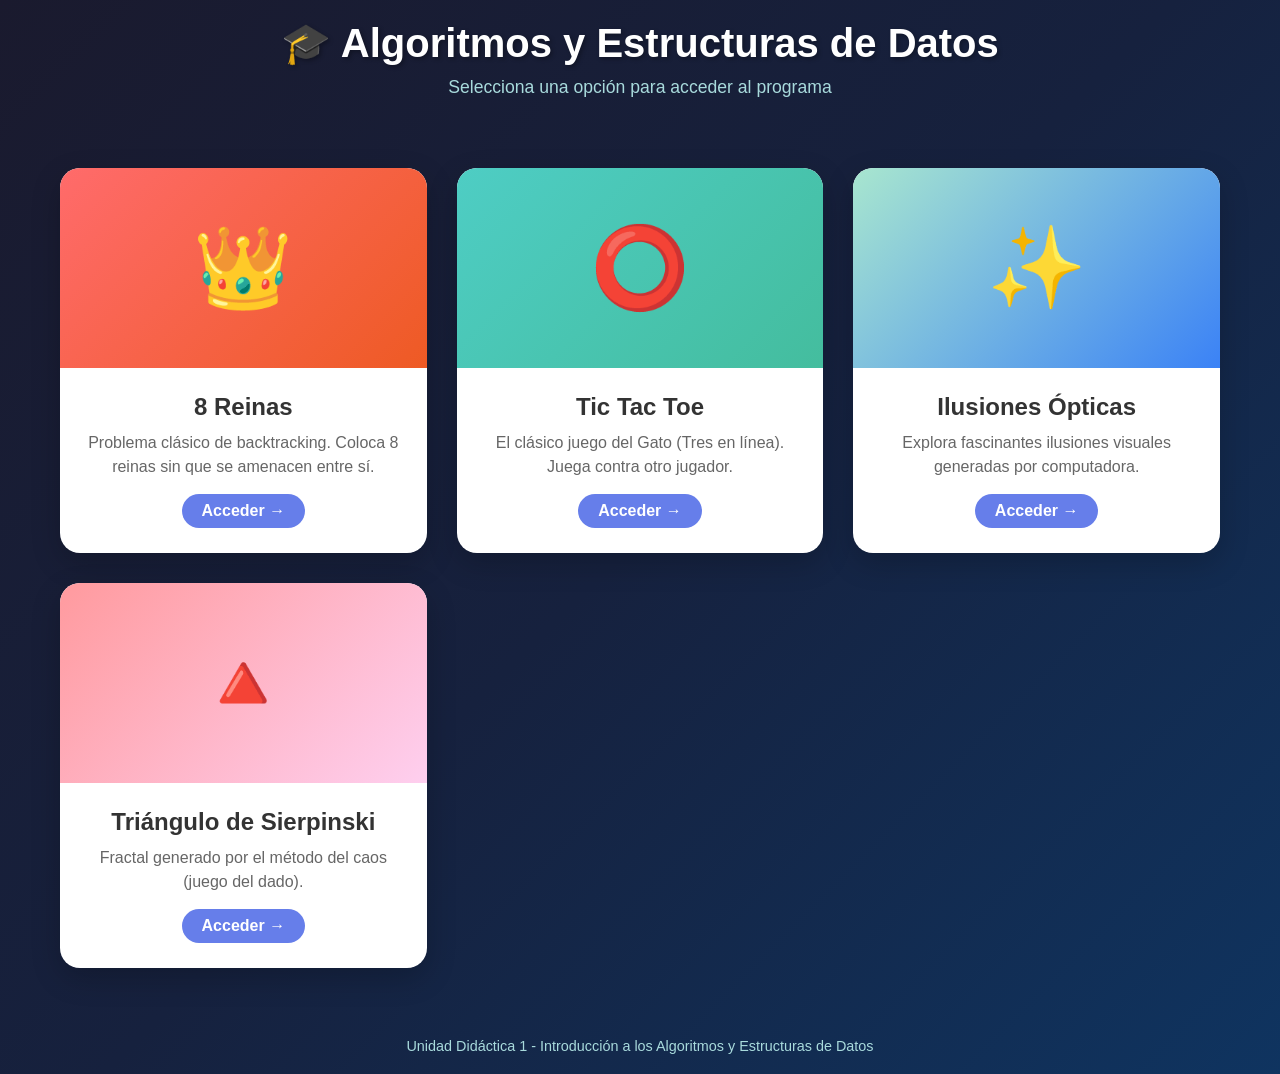
<file: index.html>
<!DOCTYPE html>
<html lang="es">
<head>
    <meta charset="UTF-8">
    <meta name="viewport" content="width=device-width, initial-scale=1.0">
    <title>Menú Principal - Algoritmos y Estructuras de Datos</title>
    <style>
        * {
            margin: 0;
            padding: 0;
            box-sizing: border-box;
        }

        body {
            font-family: 'Segoe UI', Tahoma, Geneva, Verdana, sans-serif;
            background: linear-gradient(135deg, #1a1a2e 0%, #16213e 50%, #0f3460 100%);
            min-height: 100vh;
            display: flex;
            justify-content: center;
            align-items: center;
            padding: 20px;
        }

        .menu-container {
            max-width: 1200px;
            width: 100%;
        }

        h1 {
            text-align: center;
            color: white;
            font-size: 2.5em;
            margin-bottom: 10px;
            text-shadow: 2px 2px 4px rgba(0,0,0,0.3);
        }

        .subtitle {
            text-align: center;
            color: #a8dadc;
            margin-bottom: 50px;
            font-size: 1.1em;
        }

        .menu-grid {
            display: grid;
            grid-template-columns: repeat(auto-fit, minmax(280px, 1fr));
            gap: 30px;
            padding: 20px;
        }

        .menu-card {
            background: white;
            border-radius: 20px;
            overflow: hidden;
            cursor: pointer;
            transition: all 0.3s ease;
            text-decoration: none;
            display: block;
            box-shadow: 0 10px 30px rgba(0,0,0,0.2);
        }

        .menu-card:hover {
            transform: translateY(-10px);
            box-shadow: 0 20px 40px rgba(0,0,0,0.3);
        }

        .card-icon {
            height: 200px;
            display: flex;
            align-items: center;
            justify-content: center;
            font-size: 5em;
        }

        .card-icon.reinas { background: linear-gradient(135deg, #ff6b6b, #ee5a24); }
        .card-icon.tictactoe { background: linear-gradient(135deg, #4ecdc4, #44bd9e); }
        .card-icon.ilusiones { background: linear-gradient(135deg, #a8e6cf, #3b82f6); }
        .card-icon.sierpinski { background: linear-gradient(135deg, #ff9a9e, #fecfef); }

        .card-content {
            padding: 25px;
            text-align: center;
        }

        .card-content h2 {
            color: #333;
            margin-bottom: 10px;
            font-size: 1.5em;
        }

        .card-content p {
            color: #666;
            line-height: 1.5;
            margin-bottom: 15px;
        }

        .btn-arrow {
            display: inline-block;
            padding: 8px 20px;
            background: #667eea;
            color: white;
            border-radius: 25px;
            font-weight: bold;
            transition: background 0.3s;
        }

        .menu-card:hover .btn-arrow {
            background: #764ba2;
        }

        footer {
            text-align: center;
            margin-top: 50px;
            color: #a8dadc;
            font-size: 0.9em;
        }

        @media (max-width: 768px) {
            h1 {
                font-size: 1.8em;
            }
            
            .menu-grid {
                gap: 20px;
                padding: 10px;
            }
            
            .card-icon {
                height: 150px;
                font-size: 3.5em;
            }
        }
    </style>
</head>
<body>
    <div class="menu-container">
        <h1>🎓 Algoritmos y Estructuras de Datos</h1>
        <div class="subtitle">Selecciona una opción para acceder al programa</div>
        
        <div class="menu-grid">
            <!-- Opción 1: 8 Reinas -->
            <a href="8reinas.html" class="menu-card">
                <div class="card-icon reinas">👑</div>
                <div class="card-content">
                    <h2>8 Reinas</h2>
                    <p>Problema clásico de backtracking. Coloca 8 reinas sin que se amenacen entre sí.</p>
                    <span class="btn-arrow">Acceder →</span>
                </div>
            </a>

            <!-- Opción 2: Tic Tac Toe -->
            <a href="tictactoe.html" class="menu-card">
                <div class="card-icon tictactoe">⭕</div>
                <div class="card-content">
                    <h2>Tic Tac Toe</h2>
                    <p>El clásico juego del Gato (Tres en línea). Juega contra otro jugador.</p>
                    <span class="btn-arrow">Acceder →</span>
                </div>
            </a>

            <!-- Opción 3: Ilusiones Ópticas -->
            <a href="ilusiones.html" class="menu-card">
                <div class="card-icon ilusiones">✨</div>
                <div class="card-content">
                    <h2>Ilusiones Ópticas</h2>
                    <p>Explora fascinantes ilusiones visuales generadas por computadora.</p>
                    <span class="btn-arrow">Acceder →</span>
                </div>
            </a>

            <!-- Opción 4: Triángulo de Sierpinski -->
            <a href="sierpinski.html" class="menu-card">
                <div class="card-icon sierpinski">🔺</div>
                <div class="card-content">
                    <h2>Triángulo de Sierpinski</h2>
                    <p>Fractal generado por el método del caos (juego del dado).</p>
                    <span class="btn-arrow">Acceder →</span>
                </div>
            </a>
        </div>
        
        <footer>
            Unidad Didáctica 1 - Introducción a los Algoritmos y Estructuras de Datos
        </footer>
    </div>
</body>
</html>
</file>
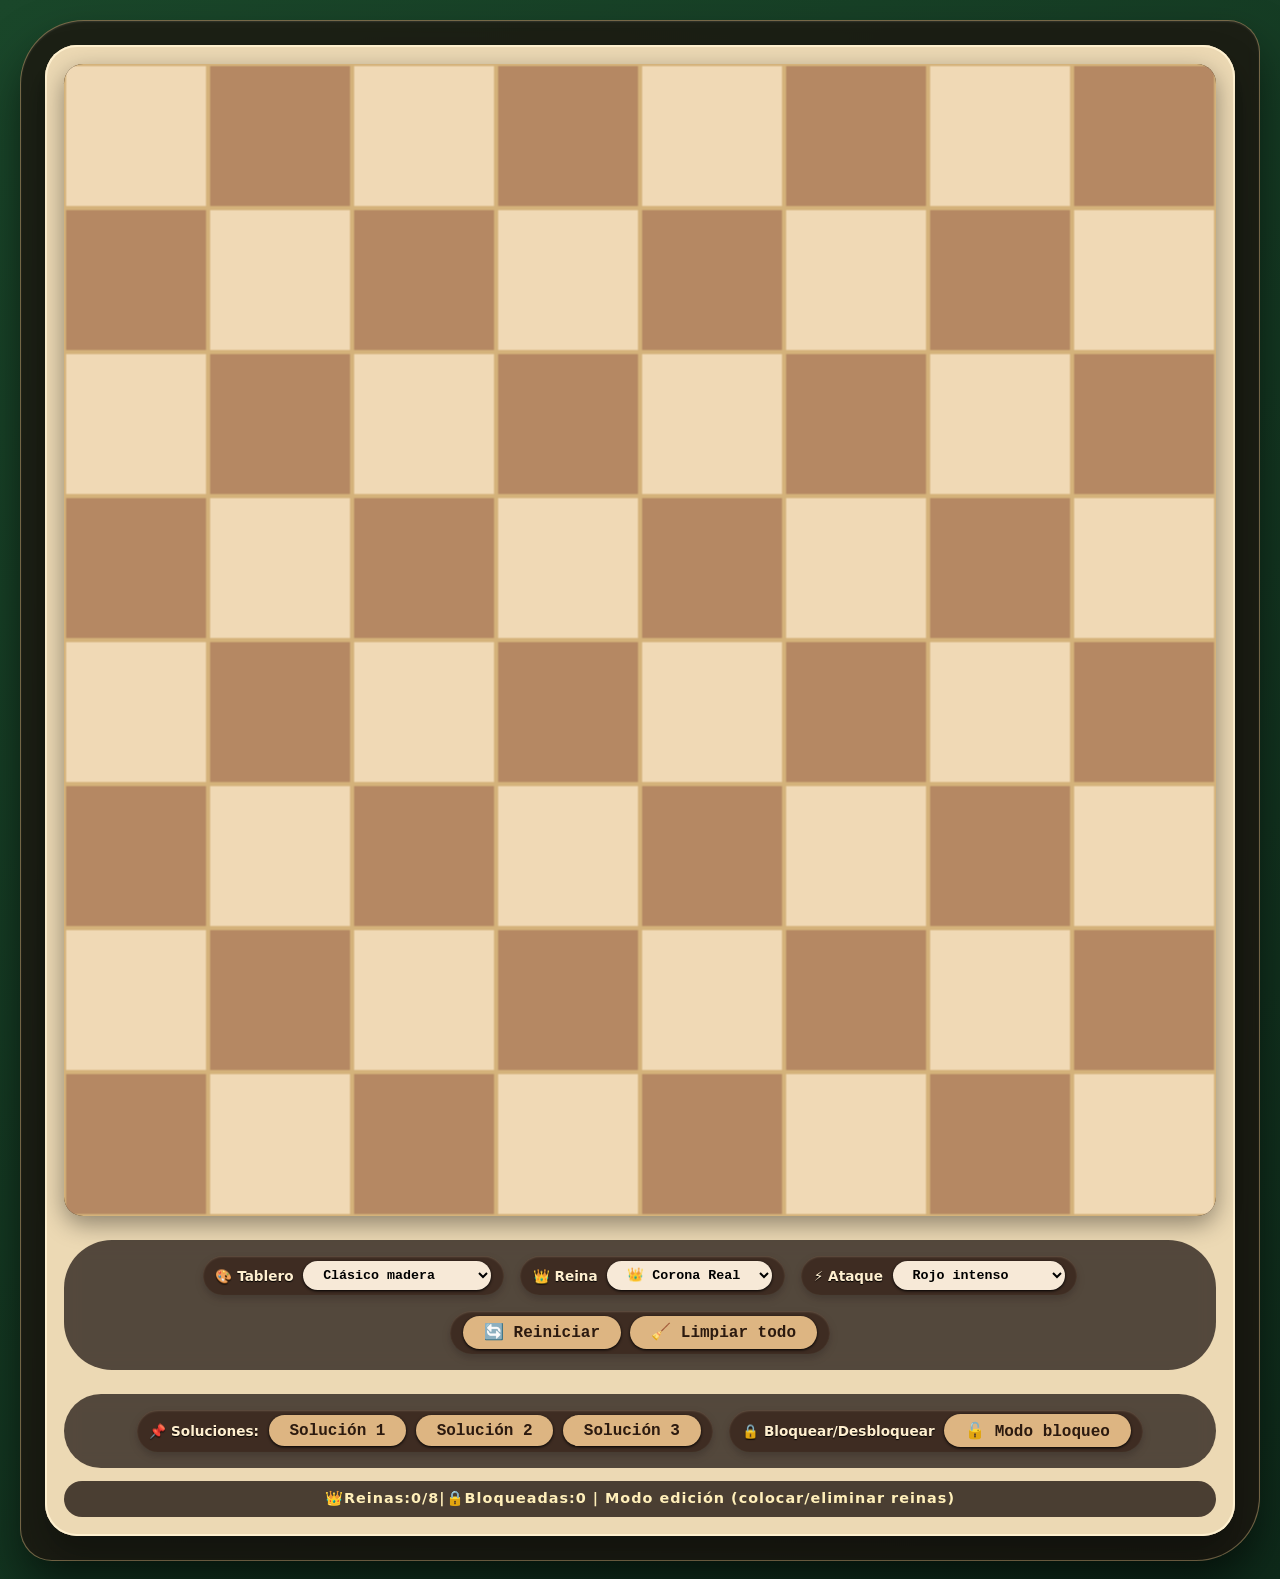
<file: 8reinas/index.html>
<!DOCTYPE html>
<html lang="es">
<head>
    <meta charset="UTF-8">
    <meta name="viewport" content="width=device-width, initial-scale=1.0, user-scalable=no">
    <title>8 Reinas - Simulación Interactiva</title>
    <link rel="stylesheet" href="css/style.css">
</head>
<body>
<div class="game-container">
    <div class="chess-panel">
        <canvas id="boardCanvas"></canvas>
        
        <div class="controls">
            <div class="ctrl-group">
                <label>🎨 Tablero</label>
                <select id="themeSelect">
                    <option value="classic">Clásico madera</option>
                    <option value="emerald">Esmeralda & Ébano</option>
                    <option value="sunset">Atardecer real</option>
                </select>
            </div>
            
            <div class="ctrl-group">
                <label>👑 Reina</label>
                <select id="pieceStyle">
                    <option value="queen1">👑 Corona Real</option>
                    <option value="queen2">⚜️ Reina Flor</option>
                    <option value="queen3">♕ Reina Élite</option>
                </select>
            </div>
            
            <div class="ctrl-group">
                <label>⚡ Ataque</label>
                <select id="attackColorSelect">
                    <option value="#ff6666">Rojo intenso</option>
                    <option value="#ffb347">Naranja fuego</option>
                    <option value="#dd44aa">Magenta amenaza</option>
                    <option value="#66ffcc">Cian eléctrico</option>
                </select>
            </div>
            
            <div class="ctrl-group">
                <button id="resetBtn">🔄 Reiniciar</button>
                <button id="clearBtn">🧹 Limpiar todo</button>
            </div>
        </div>
        
        <div class="controls">
            <div class="ctrl-group">
                <span>📌 Soluciones:</span>
                <button id="sol1Btn">Solución 1</button>
                <button id="sol2Btn">Solución 2</button>
                <button id="sol3Btn">Solución 3</button>
            </div>
            
            <div class="ctrl-group">
                <span>🔒 Bloquear/Desbloquear</span>
                <button id="toggleLockMode">🔓 Modo bloqueo</button>
            </div>
        </div>
        
        <div class="status" id="statusMsg">
            🧩 Haz clic en casilla para colocar/quitar reina | Modo bloqueo inactivo
        </div>
    </div>
</div>
<script src="js/functions.js"></script>
</body>
</html>
</file>
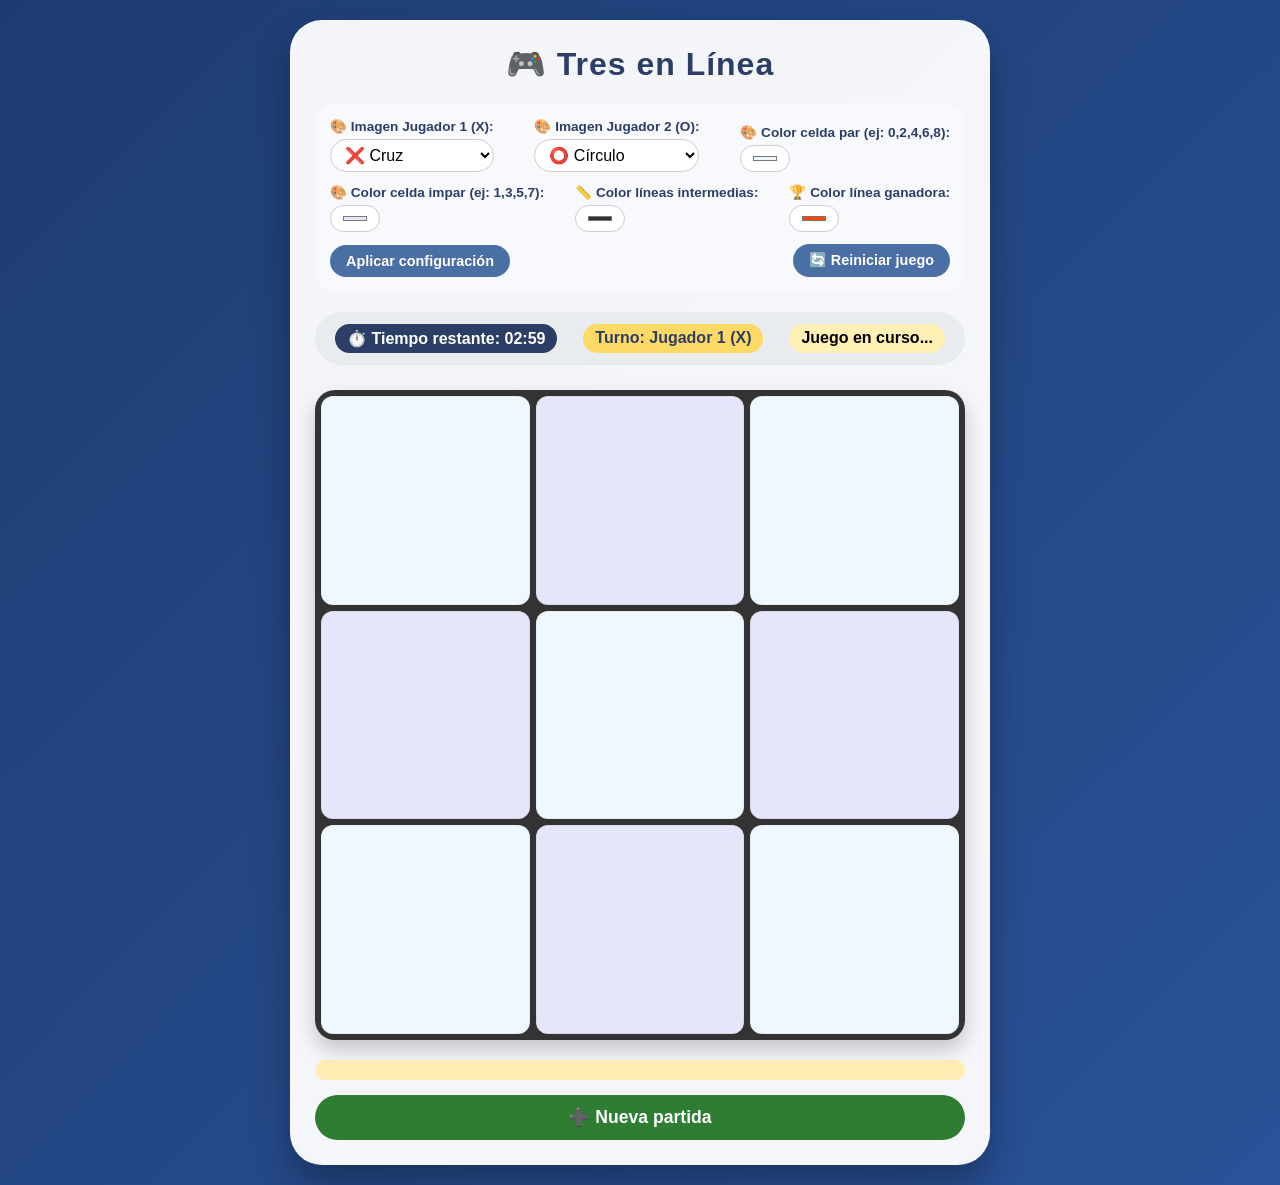
<file: Tic Tac Toe/index.html>
<!DOCTYPE html>
<html lang="es">
<head>
    <meta charset="UTF-8">
    <meta name="viewport" content="width=device-width, initial-scale=1.0, user-scalable=no">
    <title>Tres en Línea - Personalizable</title>
    <link rel="stylesheet" href="CSS/styles.css">
</head>
<body>
    <div class="container">
        <h1>🎮 Tres en Línea</h1>
        
        <!-- Panel de configuración -->
        <div class="config-panel">
            <div class="config-group">
                <label>🎨 Imagen Jugador 1 (X):</label>
                <select id="imgX">
                    <option value="❌">❌ Cruz</option>
                    <option value="🐱">🐱 Gato</option>
                    <option value="⭐">⭐ Estrella</option>
                </select>
            </div>
            <div class="config-group">
                <label>🎨 Imagen Jugador 2 (O):</label>
                <select id="imgO">
                    <option value="⭕">⭕ Círculo</option>
                    <option value="🐶">🐶 Perro</option>
                    <option value="🌟">🌟 Cometa</option>
                </select>
            </div>
            <div class="config-group">
                <label>🎨 Color celda par (ej: 0,2,4,6,8):</label>
                <input type="color" id="cellColorEven" value="#f0f8ff">
            </div>
            <div class="config-group">
                <label>🎨 Color celda impar (ej: 1,3,5,7):</label>
                <input type="color" id="cellColorOdd" value="#e6e6fa">
            </div>
            <div class="config-group">
                <label>📏 Color líneas intermedias:</label>
                <input type="color" id="gridLineColor" value="#333333">
            </div>
            <div class="config-group">
                <label>🏆 Color línea ganadora:</label>
                <input type="color" id="winLineColor" value="#ff4500">
            </div>
            <button id="applyConfigBtn">Aplicar configuración</button>
            <button id="resetGameBtn">🔄 Reiniciar juego</button>
        </div>

        <!-- Temporizador y estado -->
        <div class="game-info">
            <div class="timer">⏱️ Tiempo restante: <span id="timerDisplay">03:00</span></div>
            <div class="turn-indicator">Turno: <span id="turnText">Jugador 1 (X)</span></div>
            <div id="gameStatus" class="status">Juego en curso...</div>
        </div>

        <!-- Tablero 3x3 -->
        <div class="board" id="board">
            <!-- 9 celdas se generarán con JS, pero las creamos manualmente en HTML para que sean estáticas -->
        </div>

        <div class="winner-message" id="winnerMessage"></div>
        <button id="newGameBtn" class="new-game">➕ Nueva partida</button>
    </div>

    <script src="JS/functions.js"></script>
</body>
</html>
</file>
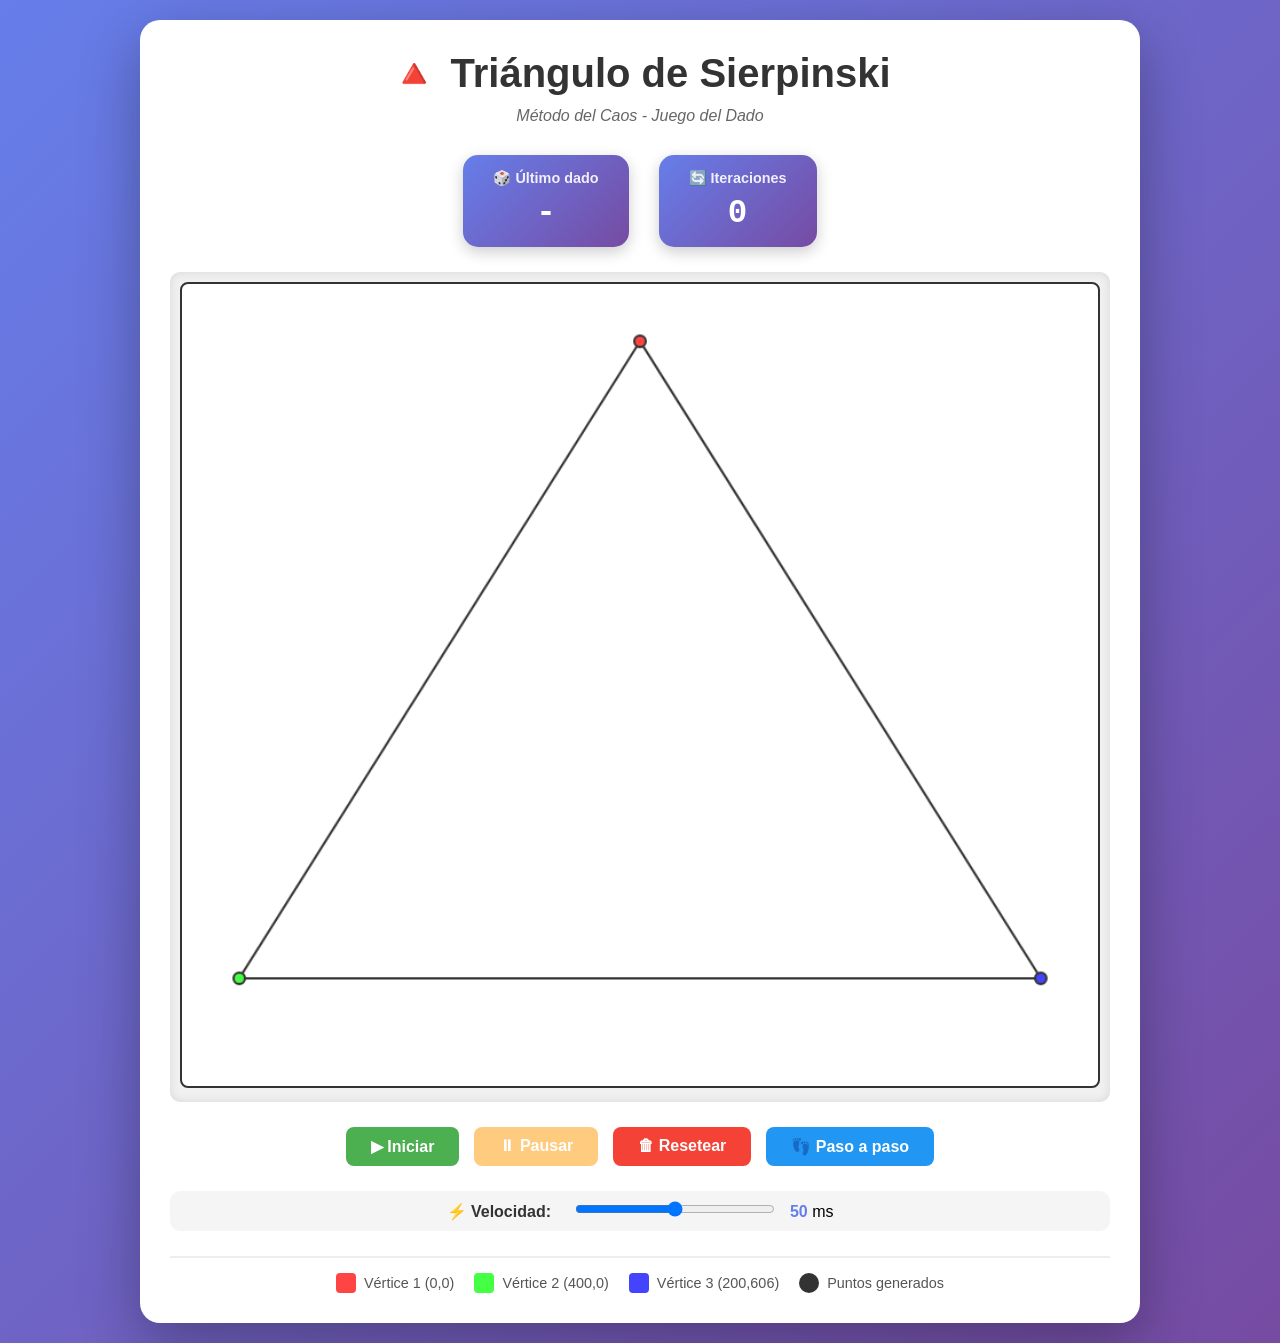
<file: TrianguloSierpinski/index.html>
<!DOCTYPE html>
<html lang="es">
<head>
    <meta charset="UTF-8">
    <meta name="viewport" content="width=device-width, initial-scale=1.0">
    <title>Triángulo de Sierpinski - Método del Caos</title>
    <link rel="stylesheet" href="css/style.css">
</head>
<body>
    <div class="container">
        <h1>🔺 Triángulo de Sierpinski</h1>
        <p class="subtitle">Método del Caos - Juego del Dado</p>
        
        <div class="info-panel">
            <div class="info-box">
                <h3>🎲 Último dado</h3>
                <div class="dice-number" id="diceNumber">-</div>
            </div>
            <div class="info-box">
                <h3>🔄 Iteraciones</h3>
                <div class="iteration-number" id="iterationCount">0</div>
            </div>
        </div>

        <div class="canvas-container">
            <canvas id="sierpinskiCanvas" width="800" height="700"></canvas>
        </div>

        <div class="controls">
            <button id="startBtn" class="btn btn-primary">▶ Iniciar</button>
            <button id="pauseBtn" class="btn btn-secondary" disabled>⏸ Pausar</button>
            <button id="resetBtn" class="btn btn-danger">🗑 Resetear</button>
            <button id="stepBtn" class="btn btn-info">👣 Paso a paso</button>
        </div>

        <div class="speed-control">
            <label>⚡ Velocidad: </label>
            <input type="range" id="speedSlider" min="1" max="100" value="50">
            <span id="speedValue">50</span> ms
        </div>

        <div class="legend">
            <div class="legend-item">
                <div class="color-box vertex1"></div>
                <span>Vértice 1 (0,0)</span>
            </div>
            <div class="legend-item">
                <div class="color-box vertex2"></div>
                <span>Vértice 2 (400,0)</span>
            </div>
            <div class="legend-item">
                <div class="color-box vertex3"></div>
                <span>Vértice 3 (200,606)</span>
            </div>
            <div class="legend-item">
                <div class="color-box point"></div>
                <span>Puntos generados</span>
            </div>
        </div>
    </div>

    <script src="js/functions.js"></script>
</body>
</html>
</file>
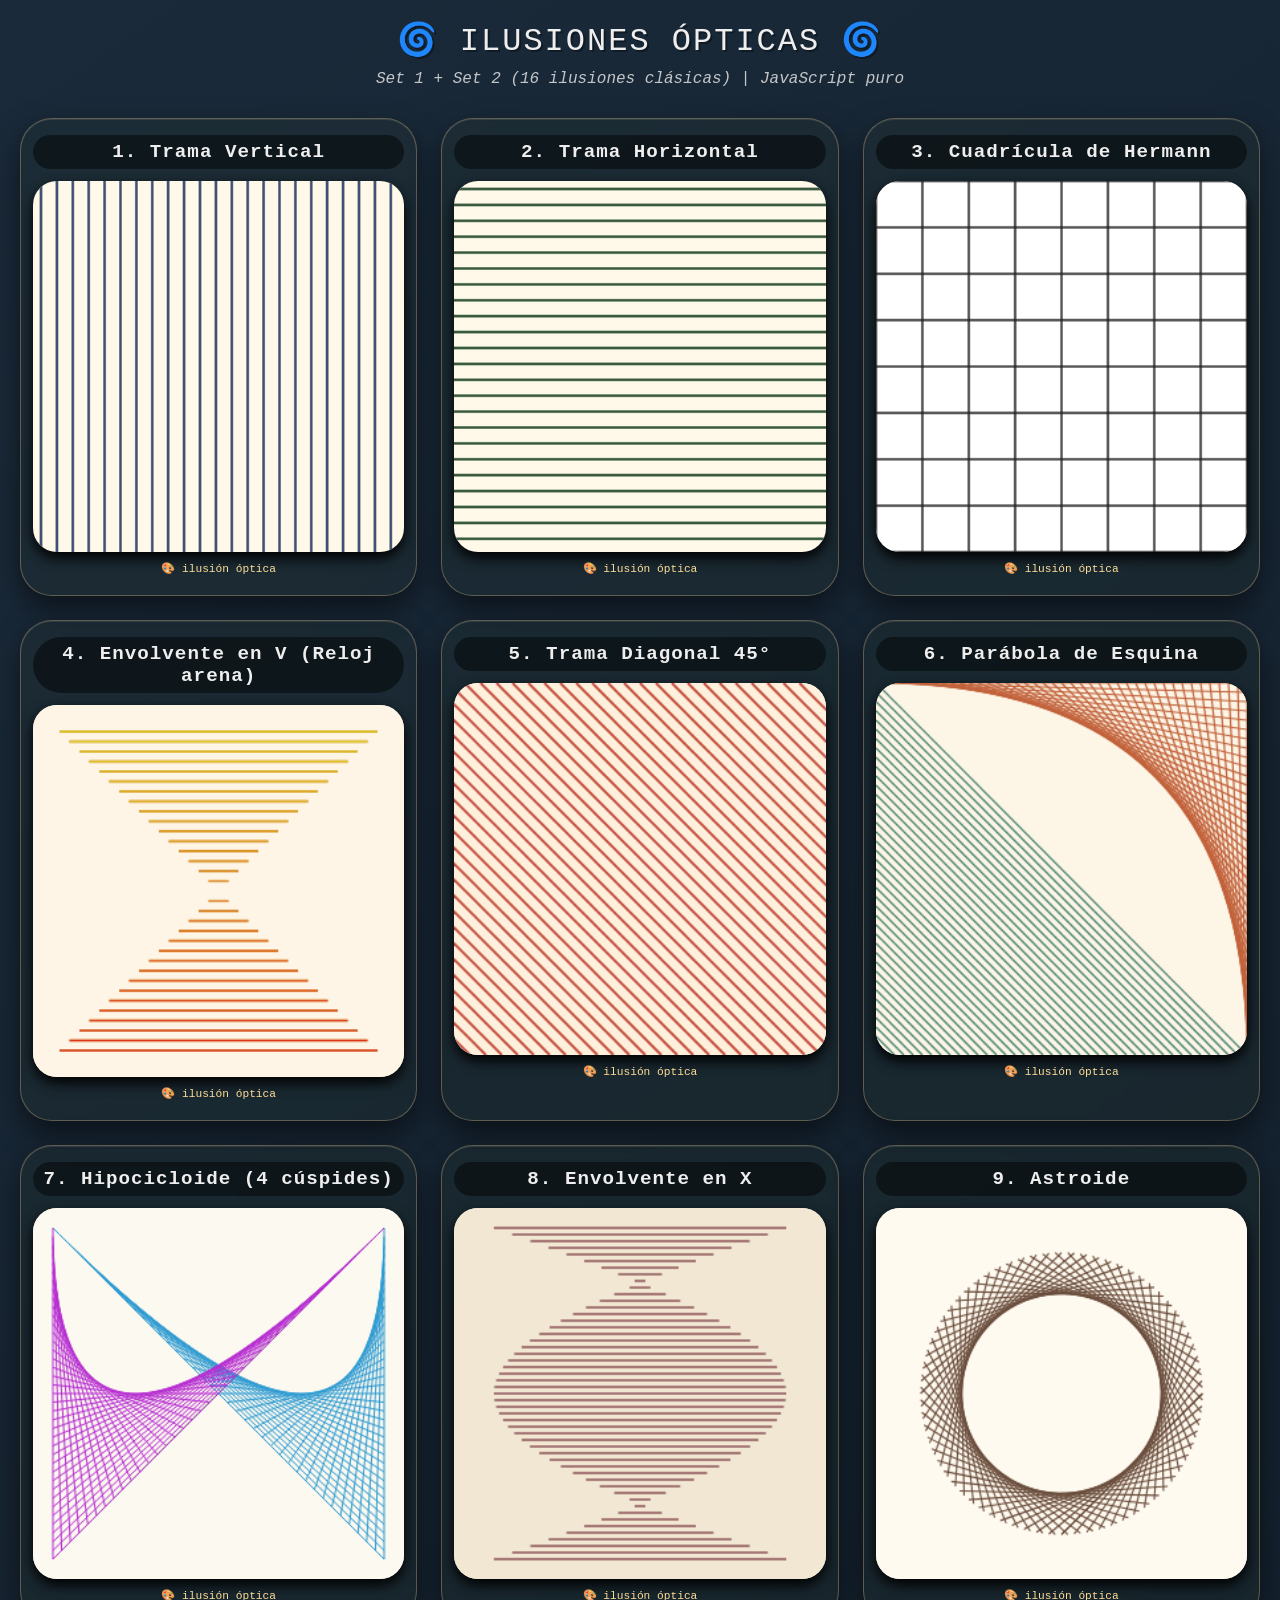
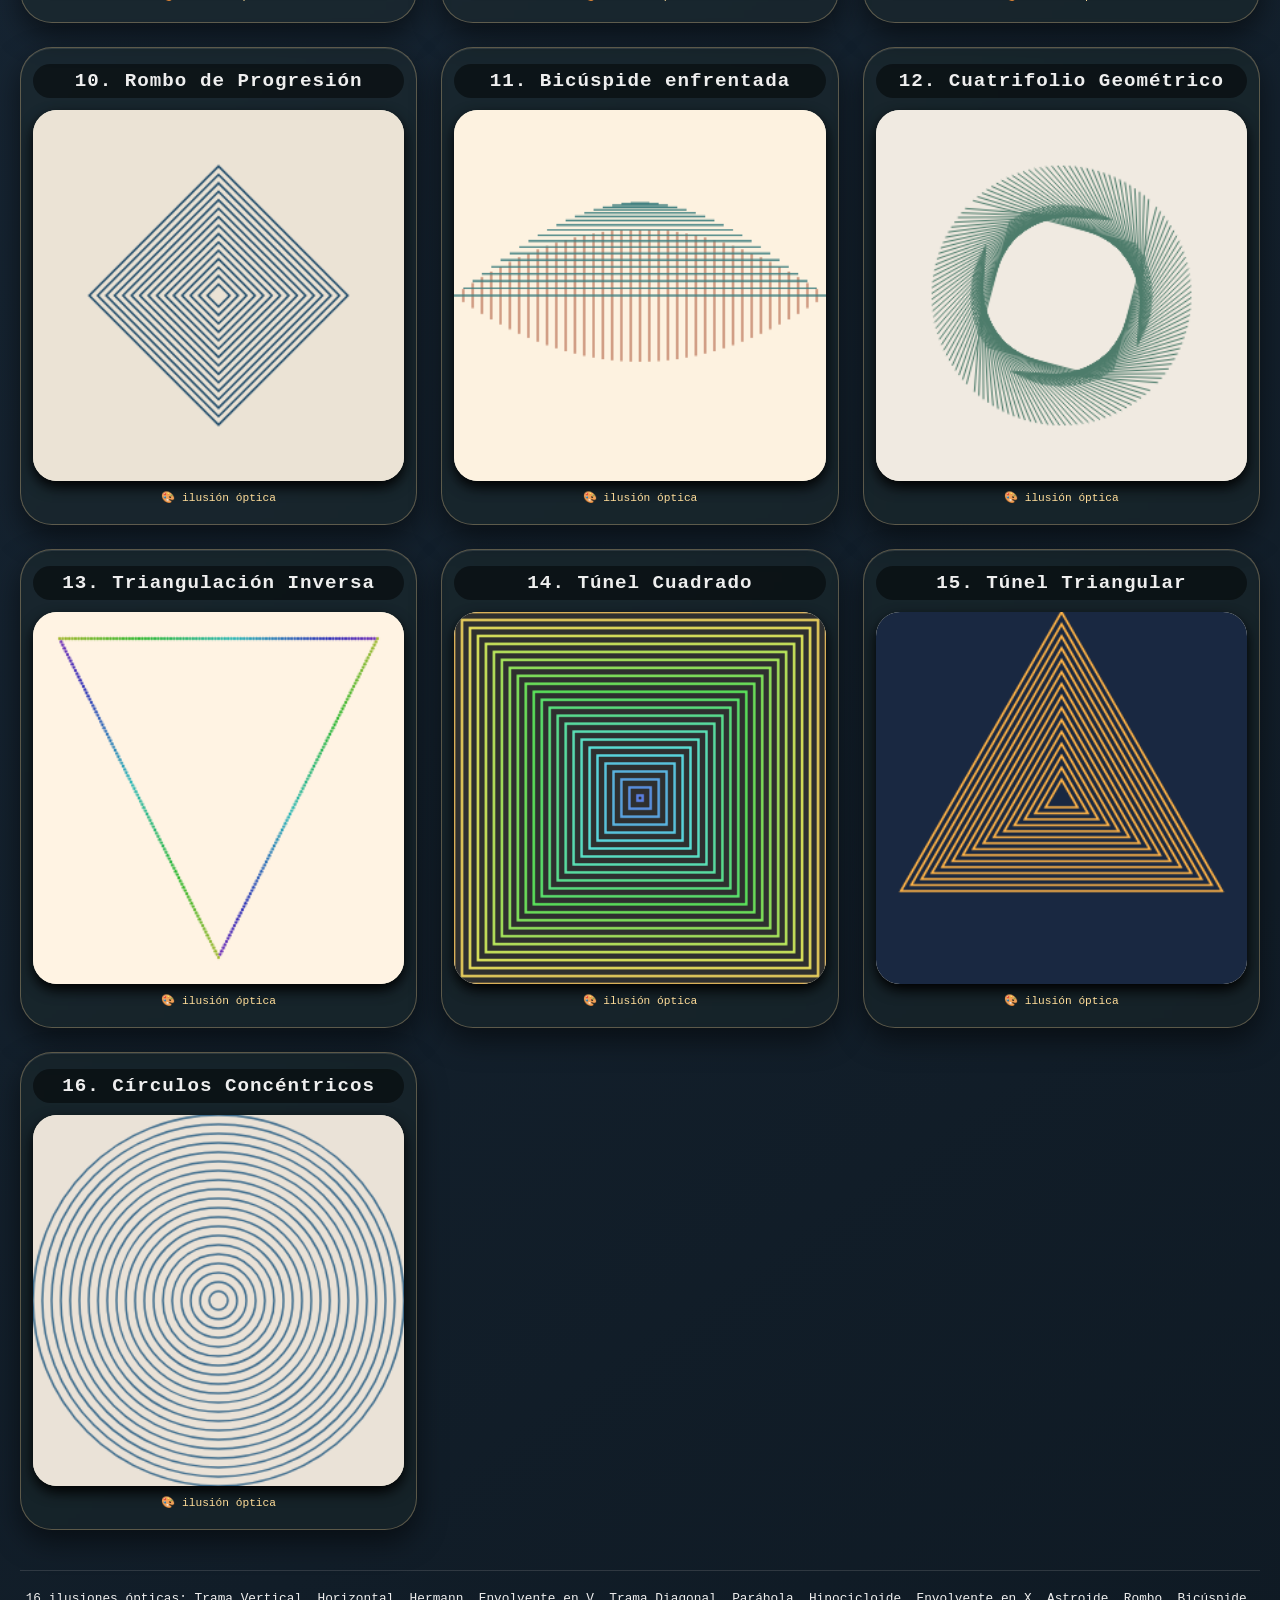
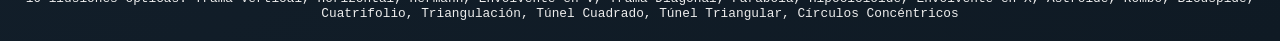
<file: ilusiones/ilusiones.html>
<!DOCTYPE html>
<html lang="es">
<head>
    <meta charset="UTF-8">
    <meta name="viewport" content="width=device-width, initial-scale=1.0">
    <title>Ilusiones Ópticas - Set 1 + Set 2</title>
    <link rel="stylesheet" href="css/style.css">
</head>
<body>
<h1>🌀 ILUSIONES ÓPTICAS 🌀</h1>
<div class="sub">Set 1 + Set 2 (16 ilusiones clásicas) | JavaScript puro</div>
<div class="grid-container" id="gallery"></div>
<footer>16 ilusiones ópticas: Trama Vertical, Horizontal, Hermann, Envolvente en V, Trama Diagonal, Parábola, Hipocicloide, Envolvente en X, Astroide, Rombo, Bicúspide, Cuatrifolio, Triangulación, Túnel Cuadrado, Túnel Triangular, Círculos Concéntricos</footer>

<script src="js/functions.js"></script>
</body>
</html>
</file>
<file: 8reinas/css/style.css>
* {
    user-select: none;
    -webkit-tap-highlight-color: transparent;
    box-sizing: border-box;
}

body {
    background: linear-gradient(145deg, #1a472a 0%, #0e2a1a 100%);
    min-height: 100vh;
    display: flex;
    justify-content: center;
    align-items: center;
    font-family: 'Segoe UI', 'Poppins', system-ui, sans-serif;
    margin: 0;
    padding: 20px;
}

.game-container {
    background: rgba(30, 20, 15, 0.75);
    backdrop-filter: blur(6px);
    border-radius: 4rem 2rem 4rem 2rem;
    padding: 1.5rem;
    box-shadow: 0 25px 45px rgba(0,0,0,0.5), inset 0 1px 2px rgba(255,255,255,0.1);
    border: 1px solid rgba(255,215,150,0.4);
}

.chess-panel {
    background: #ecd9b4;
    border-radius: 2rem;
    padding: 1.2rem;
    box-shadow: inset 0 0 0 2px #fef0cf, 0 20px 35px rgba(0,0,0,0.3);
}

#boardCanvas {
    display: block;
    margin: 0 auto;
    border-radius: 1.2rem;
    box-shadow: 0 8px 24px rgba(0,0,0,0.4);
    cursor: pointer;
    background-color: #2c1a0f;
    width: 100%;
    height: auto;
    aspect-ratio: 1 / 1;
}

#boardCanvas:active {
    transform: scale(0.98);
}

.controls {
    margin-top: 1.5rem;
    display: flex;
    flex-wrap: wrap;
    justify-content: center;
    gap: 1rem;
    background: #2e241fcc;
    padding: 1rem 1.5rem;
    border-radius: 3rem;
    backdrop-filter: blur(8px);
}

.ctrl-group {
    background: #3e2c22;
    border-radius: 2rem;
    padding: 0.3rem 0.8rem;
    display: flex;
    align-items: center;
    gap: 0.6rem;
    box-shadow: inset 0 1px 2px #ffefcf33, 0 4px 8px #00000030;
}

.ctrl-group label, .ctrl-group span {
    font-weight: bold;
    color: #ffefcf;
    text-shadow: 0 1px 1px black;
    font-size: 0.85rem;
}

select, button {
    background: #f7e9d7;
    border: none;
    padding: 0.4rem 1rem;
    border-radius: 2rem;
    font-weight: bold;
    cursor: pointer;
    font-family: monospace;
    transition: 0.1s;
    box-shadow: 0 1px 3px black;
}

button {
    background: #ddb582;
    color: #2c1a0f;
    font-size: 1rem;
    padding: 0.4rem 1.3rem;
}

button:active {
    transform: scale(0.96);
}

select:hover, button:hover {
    filter: brightness(1.05);
    background: #f5e2c1;
}

.status {
    margin-top: 0.8rem;
    text-align: center;
    font-weight: bold;
    background: #261c15d0;
    border-radius: 2rem;
    padding: 0.6rem;
    color: #ffefb9;
    font-size: 0.9rem;
    letter-spacing: 1px;
}

@media (max-width: 700px) {
    .ctrl-group label, .ctrl-group span { 
        font-size: 0.7rem; 
    }
    select, button { 
        font-size: 0.7rem; 
        padding: 0.3rem 0.8rem; 
    }
    .controls { 
        gap: 0.6rem; 
        padding: 0.7rem 1rem; 
    }
}
</file>
<file: Tic Tac Toe/CSS/styles.css>
/* ============================================
   RESETEO DE ESTILOS Y CONFIGURACIÓN GLOBAL
   ============================================ */
* {
    margin: 0;
    padding: 0;
    box-sizing: border-box;
    user-select: none; /* Evita selección de texto en el tablero */
}

body {
    font-family: 'Segoe UI', Tahoma, Geneva, Verdana, sans-serif;
    background: linear-gradient(135deg, #1e3c72, #2a5298);
    min-height: 100vh;
    display: flex;
    justify-content: center;
    align-items: center;
    padding: 20px;
}

/* Contenedor principal del juego */
.container {
    background-color: rgba(255, 255, 255, 0.95);
    border-radius: 32px;
    padding: 25px;
    max-width: 700px;
    width: 100%;
    box-shadow: 0 20px 35px rgba(0, 0, 0, 0.3);
    transition: all 0.3s ease;
}

/* Título principal */
h1 {
    text-align: center;
    color: #2c3e66;
    margin-bottom: 20px;
    font-size: 2rem;
    letter-spacing: 1px;
}

/* ============================================
   Panel de configuración
   ============================================ */
.config-panel {
    background: #f8f9fc;
    padding: 15px;
    border-radius: 20px;
    margin-bottom: 20px;
    display: flex;
    flex-wrap: wrap;
    gap: 12px;
    justify-content: space-between;
    align-items: flex-end;
}

.config-group {
    display: flex;
    flex-direction: column;
    gap: 5px;
    font-size: 0.85rem;
    font-weight: bold;
    color: #2c3e66;
}

.config-group select, 
.config-group input {
    padding: 6px 10px;
    border-radius: 20px;
    border: 1px solid #ccc;
    font-size: 1rem;
    cursor: pointer;
    background: white;
}

button {
    background: #4a6fa5;
    color: white;
    border: none;
    padding: 8px 16px;
    border-radius: 30px;
    font-weight: bold;
    cursor: pointer;
    transition: 0.2s;
    font-size: 0.9rem;
}

button:hover {
    background: #2c3e66;
    transform: scale(0.97);
}

/* ============================================
   Información del juego (timer, turno)
   ============================================ */
.game-info {
    display: flex;
    justify-content: space-between;
    background: #e9ecef;
    padding: 12px 20px;
    border-radius: 40px;
    margin-bottom: 25px;
    font-weight: bold;
    flex-wrap: wrap;
    gap: 10px;
}

.timer {
    background: #2c3e66;
    color: white;
    padding: 5px 12px;
    border-radius: 30px;
}

.turn-indicator {
    background: #ffd966;
    padding: 5px 12px;
    border-radius: 30px;
    color: #2c3e66;
}

.status {
    background: #fff0b5;
    padding: 5px 12px;
    border-radius: 30px;
}

/* ============================================
   TABLERO DE JUEGO (grid 3x3)
   ============================================ */
.board {
    display: grid;
    grid-template-columns: repeat(3, 1fr);
    gap: 6px;          /* Espacio entre celdas para que se vean las líneas intermedias */
    background-color: #333;  /* Color de fondo que se verá como líneas intermedias */
    border-radius: 20px;
    padding: 6px;
    margin-bottom: 20px;
    box-shadow: 0 10px 20px rgba(0,0,0,0.2);
}

/* Cada celda del tablero */
.cell {
    aspect-ratio: 1 / 1;          /* Mantiene forma cuadrada */
    background-color: #f0f8ff;    /* Color base, luego se cambia dinámicamente */
    display: flex;
    align-items: center;
    justify-content: center;
    font-size: 3.5rem;
    font-weight: bold;
    cursor: pointer;
    border-radius: 12px;
    transition: all 0.1s ease;
    box-shadow: inset 0 0 0 1px rgba(0,0,0,0.05);
}

/* Efecto hover en celdas libres */
.cell:hover {
    filter: brightness(0.96);
    transform: scale(0.98);
}

/* Celda bloqueada (ya jugada o juego terminado) */
.cell.disabled {
    cursor: not-allowed;
    opacity: 0.9;
}

/* ============================================
   Mensaje de ganador y botón nueva partida
   ============================================ */
.winner-message {
    text-align: center;
    font-size: 1.3rem;
    font-weight: bold;
    margin: 10px 0;
    padding: 10px;
    border-radius: 40px;
    background: #ffecb3;
}

.new-game {
    width: 100%;
    padding: 12px;
    font-size: 1.1rem;
    background: #2e7d32;
    margin-top: 5px;
}

.new-game:hover {
    background: #1b5e20;
}

/* Responsive */
@media (max-width: 550px) {
    .container {
        padding: 15px;
    }
    .cell {
        font-size: 2rem;
    }
    .config-panel {
        flex-direction: column;
        align-items: stretch;
    }
    .game-info {
        flex-direction: column;
        align-items: center;
    }
}
</file>
<file: TrianguloSierpinski/css/style.css>
* {
    margin: 0;
    padding: 0;
    box-sizing: border-box;
}

body {
    font-family: 'Segoe UI', Tahoma, Geneva, Verdana, sans-serif;
    background: linear-gradient(135deg, #667eea 0%, #764ba2 100%);
    min-height: 100vh;
    display: flex;
    justify-content: center;
    align-items: center;
    padding: 20px;
}

.container {
    background: white;
    border-radius: 20px;
    padding: 30px;
    box-shadow: 0 20px 60px rgba(0,0,0,0.3);
    max-width: 1000px;
    width: 100%;
}

h1 {
    text-align: center;
    color: #333;
    margin-bottom: 10px;
    font-size: 2.5em;
}

.subtitle {
    text-align: center;
    color: #666;
    margin-bottom: 30px;
    font-style: italic;
}

.info-panel {
    display: flex;
    justify-content: center;
    gap: 30px;
    margin-bottom: 25px;
}

.info-box {
    background: linear-gradient(135deg, #667eea 0%, #764ba2 100%);
    padding: 15px 30px;
    border-radius: 15px;
    text-align: center;
    color: white;
    box-shadow: 0 5px 15px rgba(0,0,0,0.2);
}

.info-box h3 {
    font-size: 0.9em;
    margin-bottom: 8px;
    opacity: 0.9;
}

.dice-number, .iteration-number {
    font-size: 2.5em;
    font-weight: bold;
    font-family: monospace;
}

.canvas-container {
    text-align: center;
    margin-bottom: 25px;
    background: #f0f0f0;
    border-radius: 10px;
    padding: 10px;
    box-shadow: inset 0 0 10px rgba(0,0,0,0.1);
}

canvas {
    border: 2px solid #333;
    border-radius: 8px;
    background: white;
    cursor: pointer;
    width: 100%;
    height: auto;
}

.controls {
    display: flex;
    justify-content: center;
    gap: 15px;
    margin-bottom: 25px;
    flex-wrap: wrap;
}

.btn {
    padding: 10px 25px;
    font-size: 1em;
    font-weight: bold;
    border: none;
    border-radius: 8px;
    cursor: pointer;
    transition: all 0.3s ease;
    font-family: inherit;
}

.btn:hover {
    transform: translateY(-2px);
    box-shadow: 0 5px 15px rgba(0,0,0,0.2);
}

.btn:active {
    transform: translateY(0);
}

.btn-primary {
    background: #4CAF50;
    color: white;
}

.btn-primary:hover {
    background: #45a049;
}

.btn-secondary {
    background: #ff9800;
    color: white;
}

.btn-secondary:hover {
    background: #fb8c00;
}

.btn-danger {
    background: #f44336;
    color: white;
}

.btn-danger:hover {
    background: #da190b;
}

.btn-info {
    background: #2196F3;
    color: white;
}

.btn-info:hover {
    background: #0b7dda;
}

.btn:disabled {
    opacity: 0.5;
    cursor: not-allowed;
    transform: none;
}

.speed-control {
    text-align: center;
    margin-bottom: 25px;
    padding: 10px;
    background: #f5f5f5;
    border-radius: 10px;
}

.speed-control label {
    font-weight: bold;
    margin-right: 10px;
    color: #333;
}

.speed-control input {
    width: 200px;
    margin: 0 10px;
    cursor: pointer;
}

.speed-control span {
    font-weight: bold;
    color: #667eea;
}

.legend {
    display: flex;
    justify-content: center;
    gap: 20px;
    flex-wrap: wrap;
    padding-top: 15px;
    border-top: 2px solid #eee;
}

.legend-item {
    display: flex;
    align-items: center;
    gap: 8px;
    font-size: 0.9em;
    color: #555;
}

.color-box {
    width: 20px;
    height: 20px;
    border-radius: 4px;
}

.vertex1 {
    background: #ff4444;
}

.vertex2 {
    background: #44ff44;
}

.vertex3 {
    background: #4444ff;
}

.point {
    background: #333;
    border-radius: 50%;
}

@media (max-width: 768px) {
    .container {
        padding: 15px;
    }
    
    .info-panel {
        gap: 15px;
    }
    
    .info-box {
        padding: 10px 20px;
    }
    
    .dice-number, .iteration-number {
        font-size: 1.8em;
    }
    
    .btn {
        padding: 8px 16px;
        font-size: 0.9em;
    }
    
    .legend {
        gap: 10px;
    }
}
</file>
<file: ilusiones/css/style.css>
* {
    box-sizing: border-box;
}

body {
    background: linear-gradient(145deg, #1a2a3a 0%, #0f1a24 100%);
    font-family: 'Segoe UI', 'Roboto', 'Courier New', monospace;
    margin: 0;
    padding: 20px;
    color: #eee;
}

h1 {
    text-align: center;
    font-weight: 300;
    letter-spacing: 2px;
    text-shadow: 2px 2px 0 #00000055;
    margin-top: 0;
    margin-bottom: 10px;
}

.sub {
    text-align: center;
    margin-bottom: 30px;
    font-style: italic;
    opacity: 0.8;
}

.grid-container {
    display: grid;
    grid-template-columns: repeat(auto-fill, minmax(320px, 1fr));
    gap: 24px;
    max-width: 1600px;
    margin: 0 auto;
}

.card {
    background: #2c3e2f30;
    backdrop-filter: blur(2px);
    border-radius: 32px;
    box-shadow: 0 12px 28px rgba(0,0,0,0.5), inset 0 1px 0 rgba(255,255,255,0.1);
    padding: 16px 12px 20px 12px;
    transition: transform 0.2s ease;
    border: 1px solid rgba(255,215,150,0.3);
}

.card:hover {
    transform: translateY(-5px);
    background: #3a5a3f40;
}

.title {
    font-weight: bold;
    font-size: 1.2rem;
    text-align: center;
    background: #00000077;
    display: inline-block;
    width: 100%;
    padding: 6px 0;
    border-radius: 60px;
    letter-spacing: 1px;
    margin-bottom: 12px;
}

canvas {
    display: block;
    margin: 0 auto;
    background: #fef9e8;
    border-radius: 24px;
    box-shadow: 0 6px 14px black;
    width: 100%;
    height: auto;
    cursor: pointer;
}

.badge {
    text-align: center;
    font-size: 0.7rem;
    margin-top: 10px;
    color: #ffdd99;
}

footer {
    text-align: center;
    margin-top: 40px;
    font-size: 0.8rem;
    border-top: 1px solid #aaa3;
    padding-top: 20px;
}

@media (max-width: 700px) {
    .grid-container {
        grid-template-columns: 1fr;
    }
}
</file>
